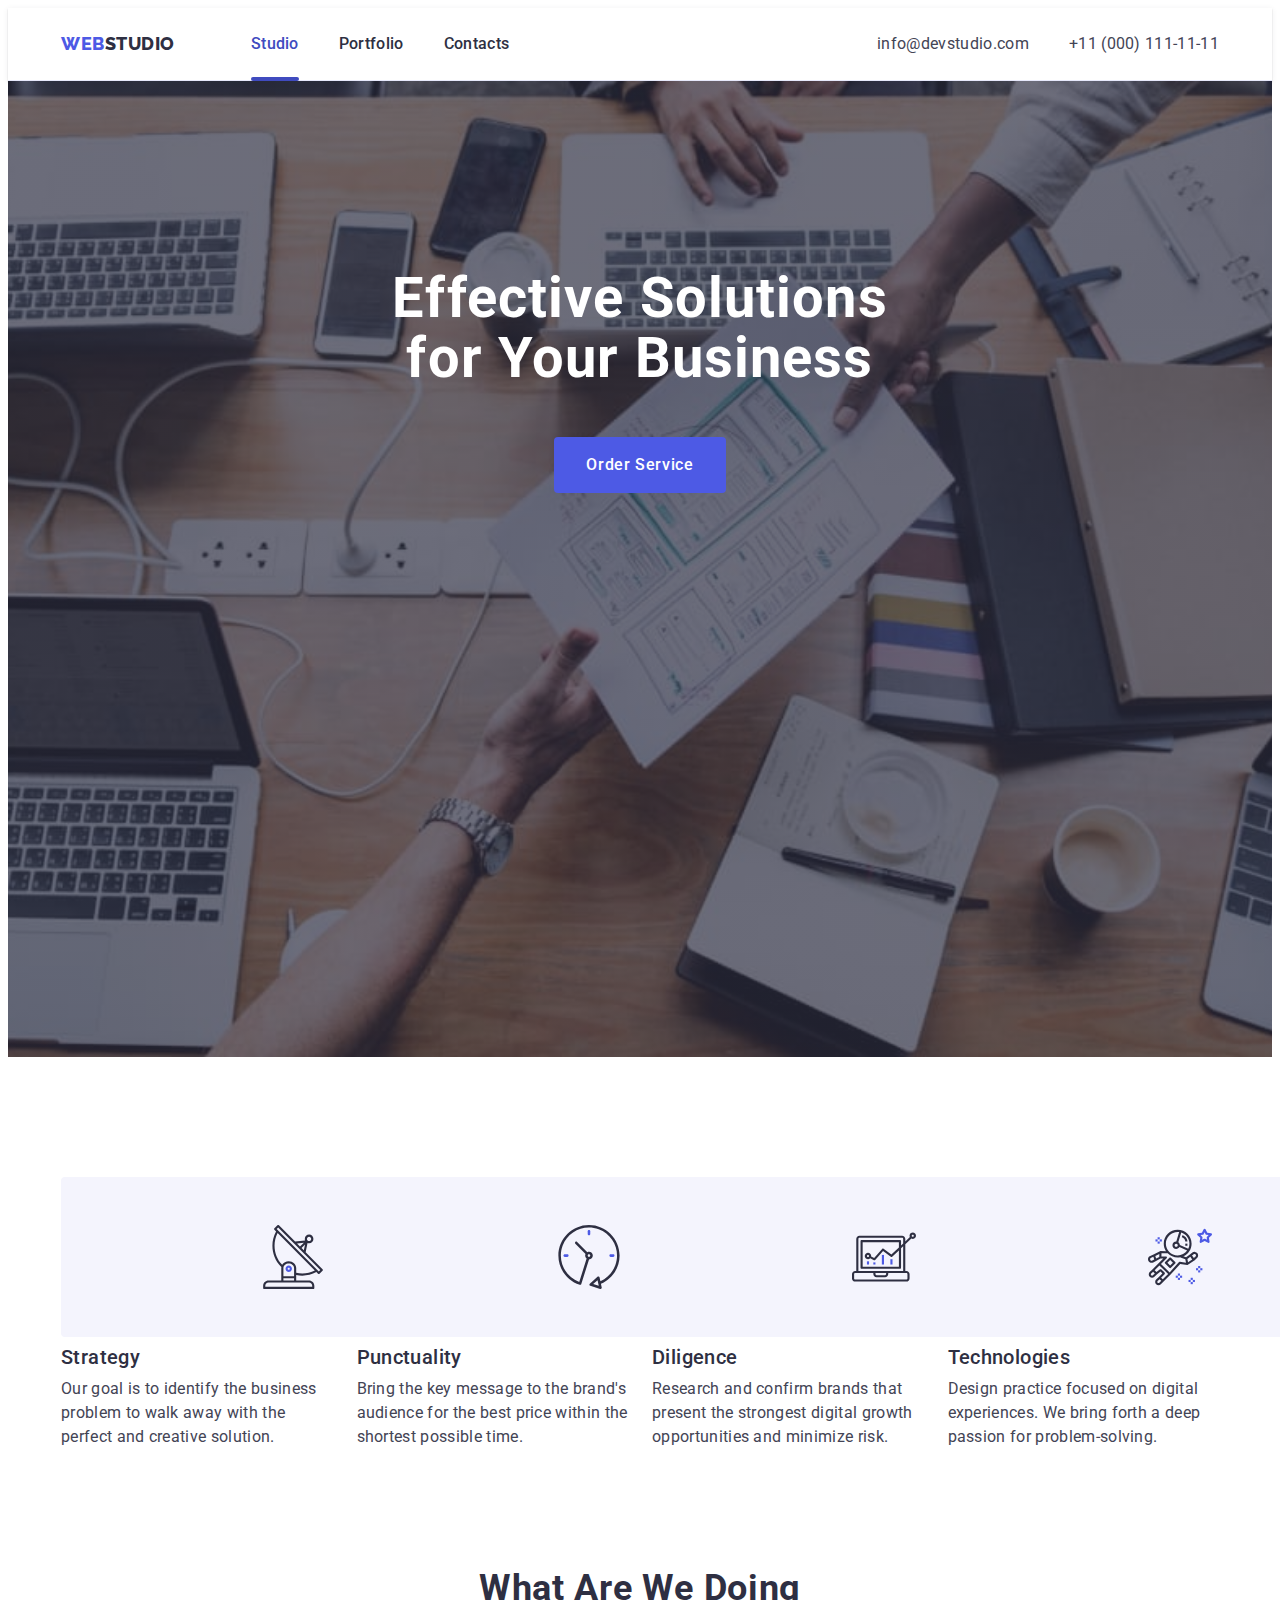
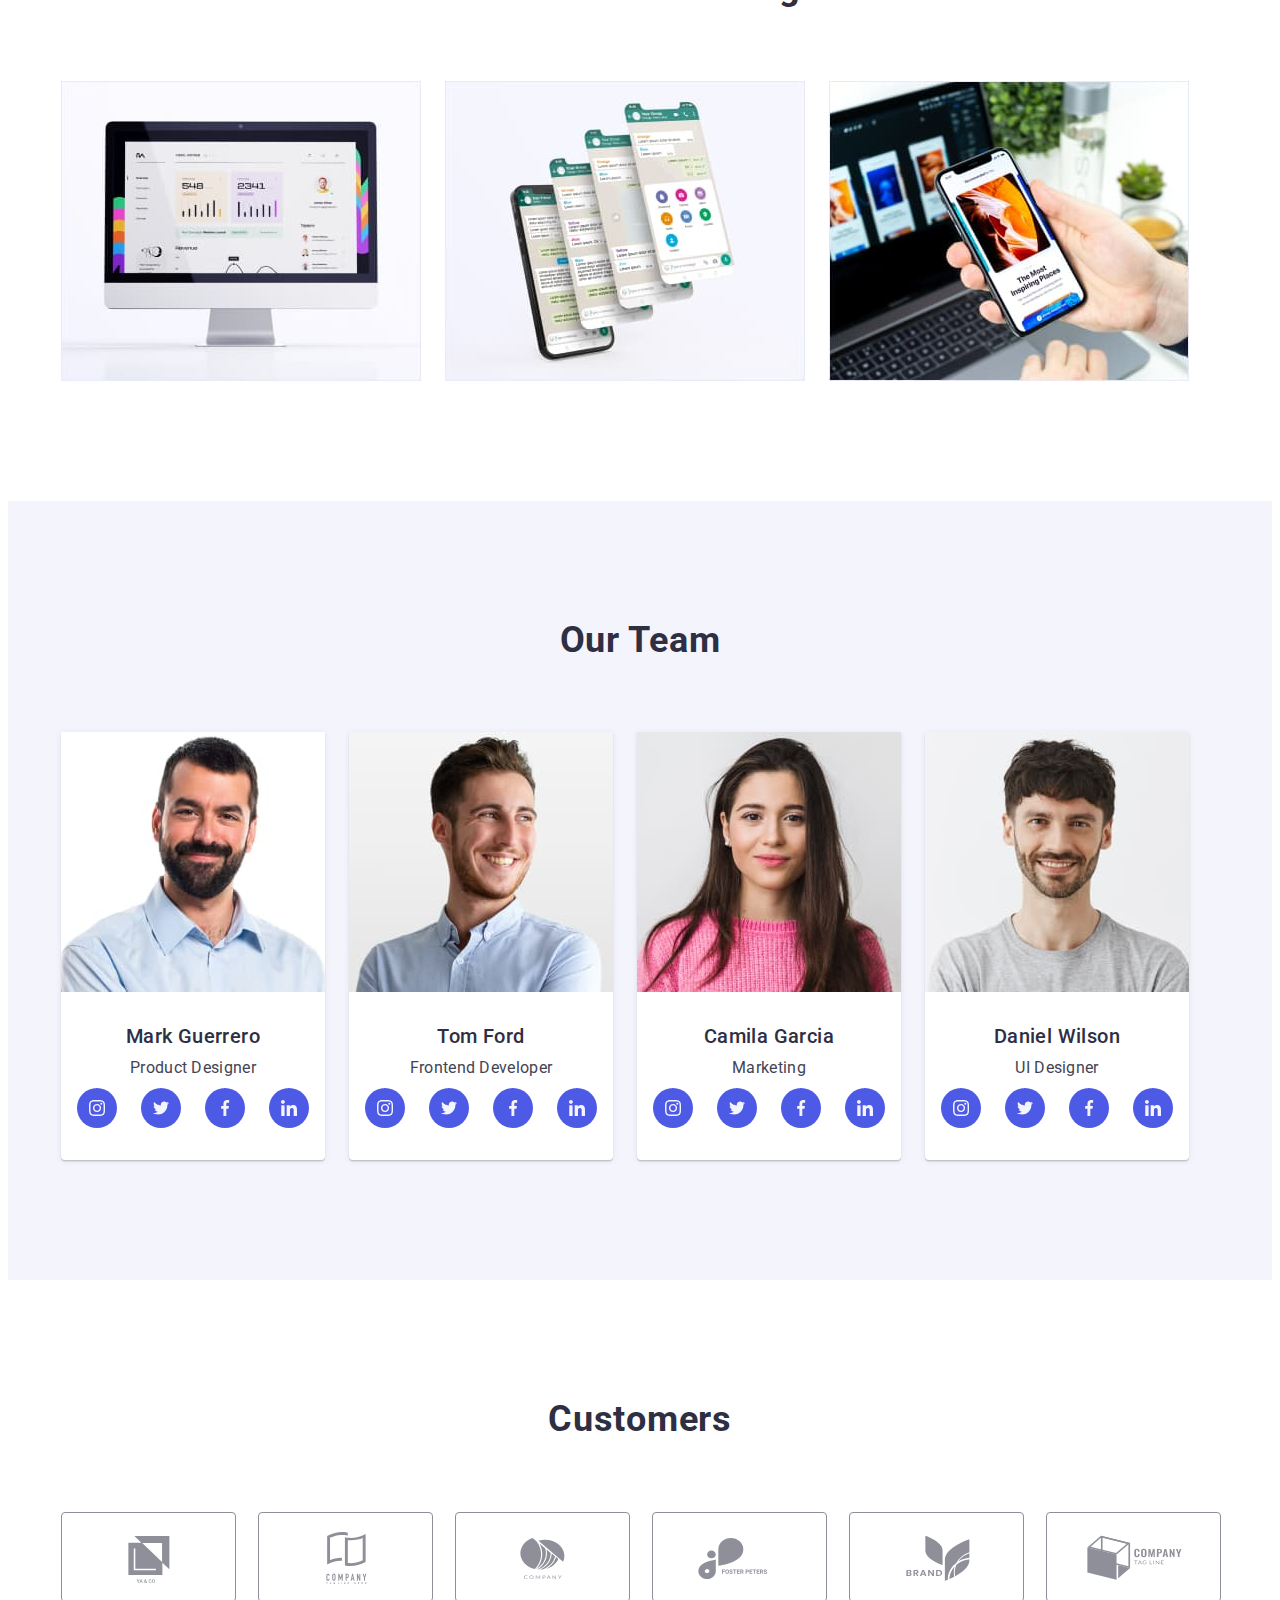
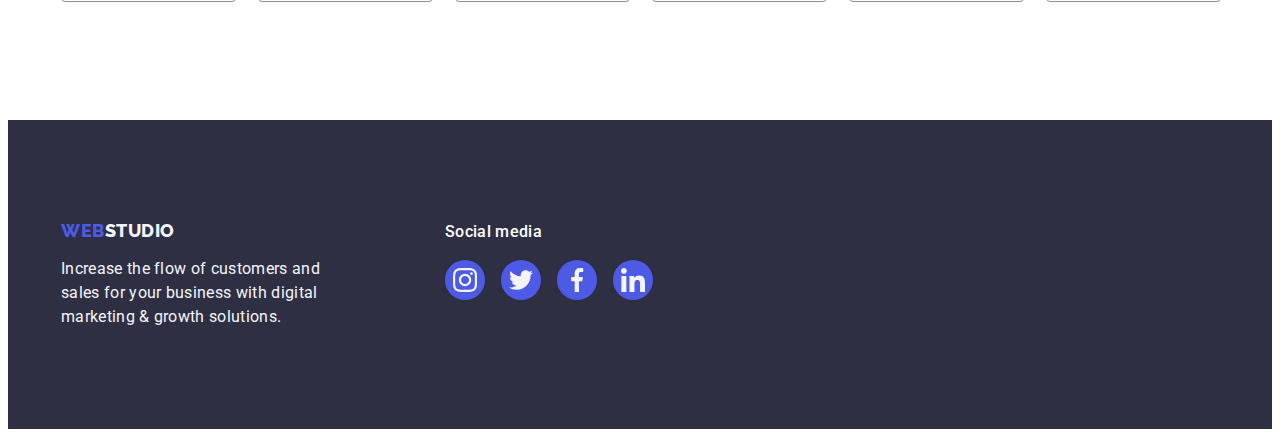
<file: index.html>
<!DOCTYPE html>
<html lang="en">

<head>
  <meta charset="UTF-8" />
  <meta http-equiv="X-UA-Compatible" content="IE=edge" />
  <meta name="viewport" content="width=device-width, initial-scale=1.0" />
  <title>Document</title>
  <link rel="preconnect" href="https://fonts.googleapis.com">
  <link rel="preconnect" href="https://fonts.gstatic.com" crossorigin>
  <link href="https://fonts.googleapis.com/css2?family=Raleway:wght@800&family=Roboto:wght@400;500;700;900&display=swap"
    rel="stylesheet">
  <link rel="stylesheet" href="https://cdnjs.cloudflare.com/ajax/libs/modern-normalize/1.1.0/modern-normalize.min.css"
    integrity="sha512-wpPYUAdjBVSE4KJnH1VR1HeZfpl1ub8YT/NKx4PuQ5NmX2tKuGu6U/JRp5y+Y8XG2tV+wKQpNHVUX03MfMFn9Q=="
    crossorigin="anonymous" referrerpolicy="no-referrer" />
  <link rel="stylesheet" href="./css/styles.css" />
</head>

<body>
  <!-- Header -->
  <header class="header">
    <div class="container main-nav">
      <nav class="nav">
        <a href="./index.html" class="logo link">Web<span class="studio">Studio</span>
        </a>
        <ul class="site-nav list">
          <li class=""><a href="./index.html" class="nav-link link current">Studio</a></li>
          <li class=""><a href="./portfolio.html" class="nav-link link">Portfolio</a></li>
          <li class=""><a href="" class="nav-link link">Contacts</a></li>
        </ul>
      </nav>

      <address class="address">
        <ul class="auth-nav list">
          <li class="item">
            <a href="mailto:info@devstudio.com" class="info link">info@devstudio.com</a>
          </li>
          <li class="item">
            <a href="tel:+110001111111" class="info link">+11 (000) 111-11-11</a>
          </li>
        </ul>
      </address>
    </div>
  </header>

  <main>
    <!-- Hero Section One-->
    <section class="hero">
      <div class="container">
        <h1 class="hero-title">Effective Solutions for Your Business</h1>
        <button type="button" class="hero-button" data-modal-open>Order Service</button>
      </div>
    </section>

    <!-- Who We Are Section Two-->
    <section class="section one">
      <div class="container">
        <h2 class="section-one visually-hidden">Who We Are</h2>
        <ul class="list container-list">
          <li class="statement-item strategy">
            <div class="section-one-item">
              <svg class="section-one-logo" width="64" height="64">
              <use href="./images/icon.svg#icon-antenna"></use>
            </svg>
          </div>
            <h3 class="statement">Strategy</h3>
            <p class="statement-description">
              Our goal is to identify the business problem to walk away with the
              perfect and creative solution.
            </p>
          </li>
          <li class="statement-item punctuality">
            <div class="section-one-item">
              <svg class="section-one-logo" width="64" height="64">
                <use href="./images/icon.svg#icon-clock"></use>
              </svg>
            </div>
            <h3 class="statement">Punctuality</h3>
            <p class="statement-description">
              Bring the key message to the brand's audience for the best price
              within the shortest possible time.
            </p>
          </li>
          <li class="statement-item diligence">
            <div class="section-one-item">
              <svg class="section-one-logo" width="64" height="64">
                <use href="./images/icon.svg#icon-diagram"></use>
              </svg>
            </div>
            <h3 class="statement">Diligence</h3>
            <p class="statement-description">
              Research and confirm brands that present the strongest digital
              growth opportunities and minimize risk.
            </p>
          </li>
          <li class="statement-item technologies">
            <div class="section-one-item">
              <svg class="section-one-logo" width="64" height="64">
                <use href="./images/icon.svg#icon-astronaut"></use>
              </svg>
            </div>
            <h3 class="statement">Technologies</h3>
            <p class="statement-description">
              Design practice focused on digital experiences. We bring forth a
              deep passion for problem-solving.
            </p>
          </li>
        </ul>
      </div>
    </section>

    <!-- What Are We Doing Section Three-->
    <section class="section">
      <div class="container">
        <h2 class="section-title">What are we doing</h2>
        <ul class="list container-list">
          <li class="item">
            <img src="./images/studio/desktop.jpg" alt="desktop" width="360" />
          </li>
          <li class="item">
            <img src="./images/studio/phoneapps.jpg" alt="smartphone" width="360" />
          </li>
          <li class="item">
            <img src="./images/studio/desktopandphone.jpg" alt="both combined" width="360" />
          </li>
        </ul>
      </div>
    </section>

    <!-- Our Team Section Four-->

    <section class="section our-team">
      <div class="container">
        <h2 class="section-title our-team">Our Team</h2>
        <ul class="list container-list">
          <li class="team">
            <img class="staff-photo" src="./images/studio/mg.jpg" alt="Mark Guerrero photo" width="264" />
            <div class="staff-name-role">
              <h3 class="staff-name">Mark Guerrero</h3>
              <p class="staff-role">Product Designer</p>
              <ul class="social">
                <li class="social-item list">
                  <a class="social-link link" href="https://instagram.com" target="blank" rel="noopener no-referrer" aria-label="Instagram link">
                    <svg class="social-icon" width="16" height="16">
                      <use href="./images/icon.svg#icon-instagram"></use>
                    </svg>
                  </a>
                </li>
                <li class="social-item list">
                  <a class="social-link link" href="https://twitter.com" target="blank" rel="noopener no-referrer" aria-label="Twitter link">
                    <svg class="social-icon" width="16" height="16">
                      <use href="./images/icon.svg#icon-twitter"></use>
                    </svg>
                  </a>
                </li>
                <li class="social-item list">
                  <a class="social-link link" href="https://facebook.com" target="blank" rel="noopener no-referrer" aria-label="facebook link">
                    <svg class="social-icon" width="16" height="16">
                      <use href="./images/icon.svg#icon-facebook"></use>
                    </svg>
                  </a>
                </li>
                <li class="social-item list">
                  <a class="social-link link" href="https://linkedin.com" target="blank" rel="noopener no-referrer" aria-label="linkdin link">
                    <svg class="social-icon" width="16" height="16">
                      <use href="./images/icon.svg#icon-linkedin"></use>
                    </svg>
                  </a>
                </li>
              </ul>
            </div>
          </li>
          <li class="team">
            <img class="staff-photo" src="./images/studio/tf.jpg" alt="Tom Ford photo" width="264" />
            <div class="staff-name-role">
              <h3 class="staff-name">Tom Ford</h3>
              <p class="staff-role">Frontend Developer</p>
              <ul class="social">
                <li class="social-item list">
                  <a class="social-link link" href="https://instagram.com" target="blank" rel="noopener no-referrer"
                    aria-label="Instagram link">
                    <svg class="social-icon" width="16" height="16">
                      <use href="./images/icon.svg#icon-instagram"></use>
                    </svg>
                  </a>
                </li>
                <li class="social-item list">
                  <a class="social-link link" href="https://twitter.com" target="blank" rel="noopener no-referrer"
                    aria-label="Twitter link">
                    <svg class="social-icon" width="16" height="16">
                      <use href="./images/icon.svg#icon-twitter"></use>
                    </svg>
                  </a>
                </li>
                <li class="social-item list">
                  <a class="social-link link" href="https://facebook.com" target="blank" rel="noopener no-referrer"
                    aria-label="facebook link">
                    <svg class="social-icon" width="16" height="16">
                      <use href="./images/icon.svg#icon-facebook"></use>
                    </svg>
                  </a>
                </li>
                <li class="social-item list">
                  <a class="social-link link" href="https://linkedin.com" target="blank" rel="noopener no-referrer"
                    aria-label="linkdin link">
                    <svg class="social-icon" width="16" height="16">
                      <use href="./images/icon.svg#icon-linkedin"></use>
                    </svg>
                  </a>
                </li>
              </ul>
            </div>
          </li>
          <li class="team">
            <img class="staff-photo" src="./images/studio/cg.jpg" alt="Camila Garcia photo" width="264" />
            <div class="staff-name-role">
              <h3 class="staff-name">Camila Garcia</h3>
              <p class="staff-role">Marketing</p>
              <ul class="social">
                <li class="social-item list">
                  <a class="social-link link" href="https://instagram.com" target="blank" rel="noopener no-referrer"
                    aria-label="Instagram link">
                    <svg class="social-icon" width="16" height="16">
                      <use href="./images/icon.svg#icon-instagram"></use>
                    </svg>
                  </a>
                </li>
                <li class="social-item list">
                  <a class="social-link link" href="https://twitter.com" target="blank" rel="noopener no-referrer"
                    aria-label="Twitter link">
                    <svg class="social-icon" width="16" height="16">
                      <use href="./images/icon.svg#icon-twitter"></use>
                    </svg>
                  </a>
                </li>
                <li class="social-item list">
                  <a class="social-link link" href="https://facebook.com" target="blank" rel="noopener no-referrer"
                    aria-label="facebook link">
                    <svg class="social-icon" width="16" height="16">
                      <use href="./images/icon.svg#icon-facebook"></use>
                    </svg>
                  </a>
                </li>
                <li class="social-item list">
                  <a class="social-link link" href="https://linkedin.com" target="blank" rel="noopener no-referrer"
                    aria-label="linkdin link">
                    <svg class="social-icon" width="16" height="16">
                      <use href="./images/icon.svg#icon-linkedin"></use>
                    </svg>
                  </a>
                </li>
              </ul>
            </div>
          </li>
          <li class="team">
            <img class="staff-photo" src="./images/studio/dw.jpg" alt="Daniel Wilson photo" width="264" />
            <div class="staff-name-role">
              <h3 class="staff-name">Daniel Wilson</h3>
              <p class="staff-role">UI Designer</p>
              <ul class="social">
                <li class="social-item list">
                  <a class="social-link link" href="https://instagram.com" target="blank" rel="noopener no-referrer"
                    aria-label="Instagram link">
                    <svg class="social-icon" width="16" height="16">
                      <use href="./images/icon.svg#icon-instagram"></use>
                    </svg>
                  </a>
                </li>
                <li class="social-item list">
                  <a class="social-link link" href="https://twitter.com" target="blank" rel="noopener no-referrer"
                    aria-label="Twitter link">
                    <svg class="social-icon" width="16" height="16">
                      <use href="./images/icon.svg#icon-twitter"></use>
                    </svg>
                  </a>
                </li>
                <li class="social-item list">
                  <a class="social-link link" href="https://facebook.com" target="blank" rel="noopener no-referrer"
                    aria-label="facebook link">
                    <svg class="social-icon" width="16" height="16">
                      <use href="./images/icon.svg#icon-facebook"></use>
                    </svg>
                  </a>
                </li>
                <li class="social-item list">
                  <a class="social-link link" href="https://linkedin.com" target="blank" rel="noopener no-referrer"
                    aria-label="linkdin link">
                    <svg class="social-icon" width="16" height="16">
                      <use href="./images/icon.svg#icon-linkedin"></use>
                    </svg>
                  </a>
                </li>
              </ul>
            </div>
          </li>
        </ul>
      </div>
    </section>

    <!-- Customers Section Five-->

  <section class="section one">
    <div class="container">
      <h2 class="section-title customers">Customers</h2>
        <ul class="list container-list">
          <li class="link customers-list">
            <a class="customers-link" href="" target="blank" rel="noopener no-referrer" aria-label="">
              <svg class="customers-logo" width="104" height="56">
                <use href="./images/icon.svg#icon-Logo-1"></use>
              </svg>
            </a>
          </li>
          <li class="link customers-list">
            <a class="customers-link" href="" target="blank" rel="noopener no-referrer" aria-label="">
              <svg class="customers-logo" width="104" height="56">
                <use href="./images/icon.svg#icon-Logo-2"></use>
              </svg>
            </a>
          </li>
          <li class="link customers-list">
            <a class="customers-link" href="" target="blank" rel="noopener no-referrer" aria-label="">
              <svg class="customers-logo" width="104" height="56">
                <use href="./images/icon.svg#icon-Logo-3"></use>
              </svg>
            </a>
          </li>
          <li class="link customers-list">
            <a class="customers-link" href="" target="blank" rel="noopener no-referrer" aria-label="">
              <svg class="customers-logo" width="104" height="56">
                <use href="./images/icon.svg#icon-Logo-4"></use>
              </svg>
            </a>
          </li>
          <li class="link customers-list">
            <a class="customers-link" href="" target="blank" rel="noopener no-referrer" aria-label="">
              <svg class="customers-logo" width="104" height="56">
                <use href="./images/icon.svg#icon-Logo-5"></use>
              </svg>
            </a>
          </li>
          <li class="link customers-list">
            <a class="customers-link" href="" target="blank" rel="noopener no-referrer" aria-label="">
              <svg class="customers-logo" width="104" height="56">
                <use href="./images/icon.svg#icon-Logo-6"></use>
              </svg>
            </a>
          </li>
        </ul>
      </div>
  </section>


  </main>

  <!-- Footer -->

  <footer class="footer link">
    <div class="container footer-block">
      <div class="footer-logo-block">
        <a href="./index.html" class="footer-logo link">Web<span class="footer-studio">Studio</span>
      </a>
      <p class="footer-text">
        Increase the flow of customers and sales for your business with digital
        marketing & growth solutions.
      </p>
      </div>
      <div class="social-media">
      <p class="sm-title">Social media</p>
      <ul class="social media-list">
        <li class="social-item list">
          <a class="social-link link" href="https://instagram.com" target="blank" rel="noopener no-referrer"
            aria-label="Instagram link">
            <svg class="social-icon" width="24" height="24">
              <use href="./images/icon.svg#icon-instagram"></use>
            </svg>
          </a>
        </li>
        <li class="social-item list">
          <a class="social-link link" href="https://twitter.com" target="blank" rel="noopener no-referrer"
            aria-label="Twitter link">
            <svg class="social-icon" width="24" height="24">
              <use href="./images/icon.svg#icon-twitter"></use>
            </svg>
          </a>
        </li>
        <li class="social-item list">
          <a class="social-link link" href="https://facebook.com" target="blank" rel="noopener no-referrer"
            aria-label="facebook link">
            <svg class="social-icon" width="24" height="24">
              <use href="./images/icon.svg#icon-facebook"></use>
            </svg>
          </a>
        </li>
        <li class="social-item list">
          <a class="social-link link" href="https://linkedin.com" target="blank" rel="noopener no-referrer"
            aria-label="linkdin link">
            <svg class="social-icon" width="24" height="24">
              <use href="./images/icon.svg#icon-linkedin"></use>
            </svg>
          </a>
        </li>
      </ul>
      </div>
    </div>
  </footer>

<!-- Modal window -->

<div class="backdrop is-hidden" data-modal>
  <div class="modal">
    <button class="modal-btn" type="button" data-modal-close>
      <svg class="modal-icon" width="8" height="8">
        <use href="./images/icon.svg#icon-modal-close"></use>
      </svg>
    </button>
  </div>
</div>


<script src="./js/modal.js"></script>
</body>

</html>
</file>
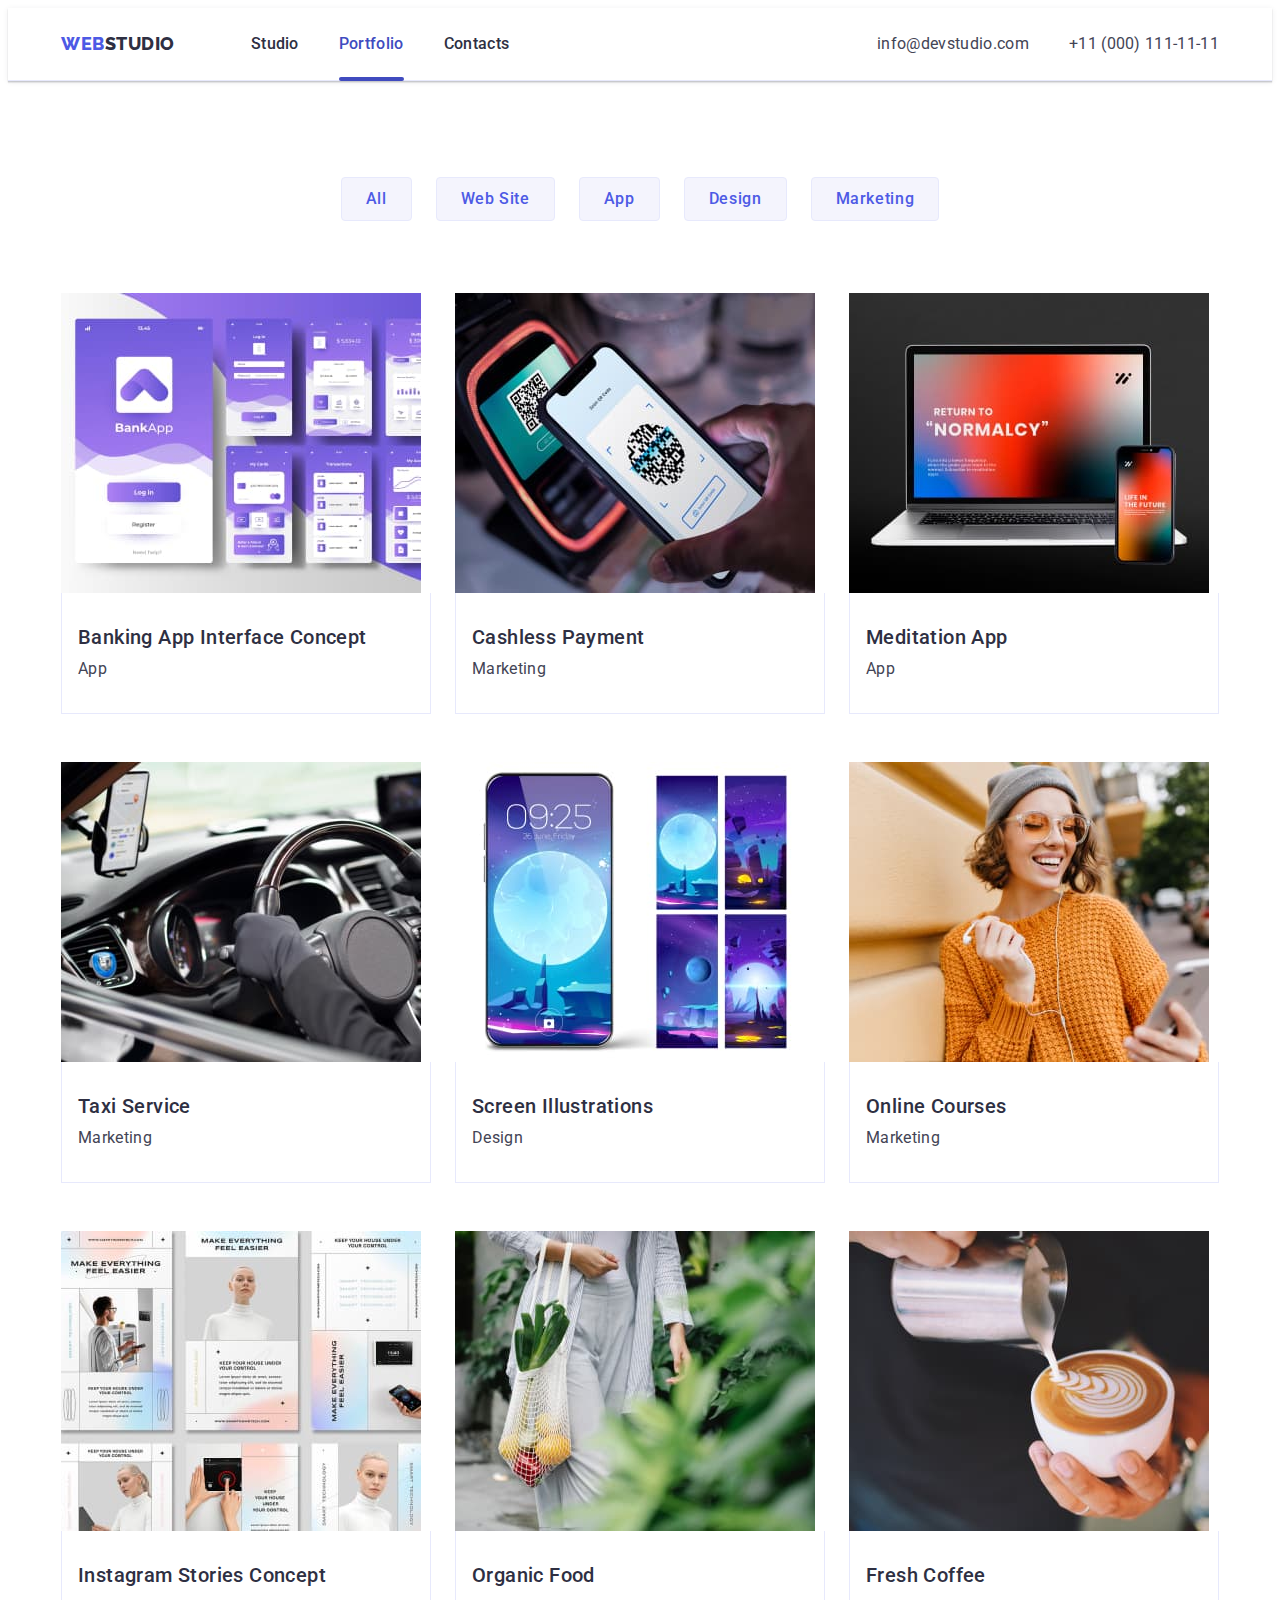
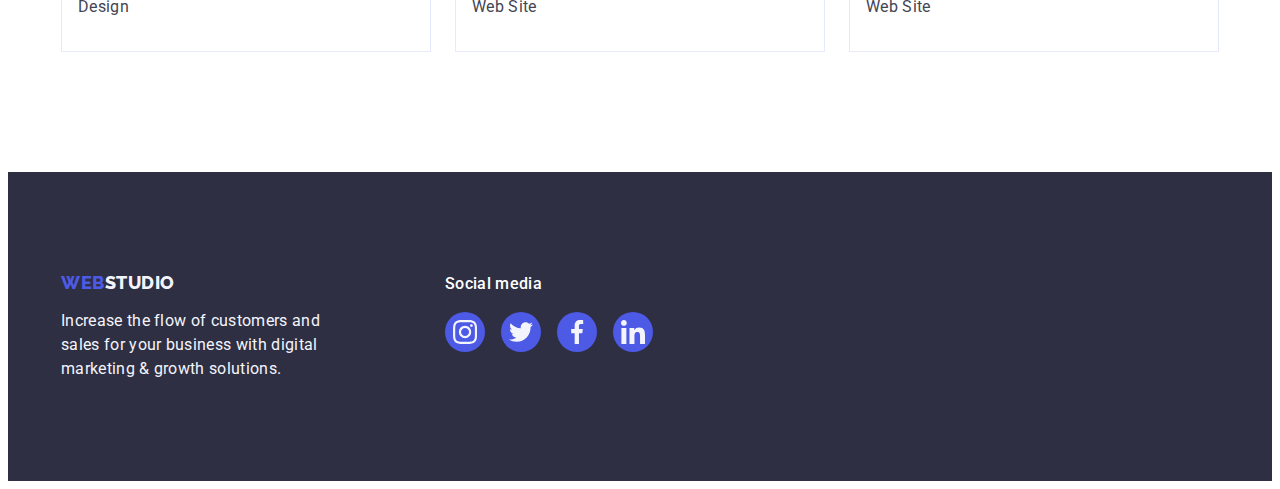
<file: portfolio.html>
<!DOCTYPE html>
<html lang="en">

<head>
  <meta charset="UTF-8" />
  <meta http-equiv="X-UA-Compatible" content="IE=edge" />
  <meta name="viewport" content="width=device-width, initial-scale=1.0" />
  <title>Document</title>
  <link rel="preconnect" href="https://fonts.googleapis.com">
  <link rel="preconnect" href="https://fonts.gstatic.com" crossorigin>
  <link href="https://fonts.googleapis.com/css2?family=Raleway:wght@800&family=Roboto:wght@400;500;700;900&display=swap"
    rel="stylesheet">
  <link rel="stylesheet" href="https://cdnjs.cloudflare.com/ajax/libs/modern-normalize/1.1.0/modern-normalize.min.css"
    integrity="sha512-wpPYUAdjBVSE4KJnH1VR1HeZfpl1ub8YT/NKx4PuQ5NmX2tKuGu6U/JRp5y+Y8XG2tV+wKQpNHVUX03MfMFn9Q=="
    crossorigin="anonymous" referrerpolicy="no-referrer" />
  <link rel="stylesheet" href="./css/styles.css" />
</head>

<body class="page">
  <!-- Header -->
  <header class="header">
    <div class="container main-nav">
      <nav class="nav">
        <a href="./index.html" class="logo link">Web<span class="studio">Studio</span></a>
        <ul class="site-nav list">
          <li class="item"><a href="./index.html" class="nav-link link">Studio</a></li>
          <li class="item"><a href="./portfolio.html" class="nav-link link current">Portfolio</a></li>
          <li class="item"><a href="" class="nav-link link">Contacts</a></li>
        </ul>
      </nav>

      <address class="address">
        <ul class="auth-nav list">
          <li class="item">
            <a href="mailto:info@devstudio.com" class="info link">info@devstudio.com</a>
          </li>
          <li class="item">
            <a href="tel:+110001111111" class="info link">+11 (000) 111-11-11</a>
          </li>
        </ul>
      </address>
    </div>
  </header>
  <main>
    <!-- Navigation buttons -->
    <section class="portfolio-main">
      <div class="container">
        <h1 class="visually-hidden">Our Projects</h1>
        <ul class="filter list">
          <li class="item">
            <button type="button" class="filter-button">All</button>
          </li>
          <li class="item">
            <button type="button" class="filter-button">Web Site</button>
          </li>
          <li class="item">
            <button type="button" class="filter-button">App</button>
          </li>
          <li class="item">
            <button type="button" class="filter-button">Design</button>
          </li>
          <li class="item">
            <button type="button" class="filter-button">Marketing</button>
          </li>
        </ul>


        <!-- Portfolio List -->
        <ul class="portfolio list">
          <li class="portfolio-card list">
            <a href="" class="link">
              <div class="card-top">
              <img class="card-img" src="./images/portfolio/img-8.jpg" alt="Banking App" width="360" />
              <div class="overlay">  
              <p class="overlay-text">14 Stylish and User-Friendly App Design Concepts · Task Manager App · Calorie Tracker App · Exotic Fruit Ecommerce App ·
                Cloud Storage App</p>
              </div>
              </div>
              <div class="project-card-description">
                <h2 class="portfolio-type">Banking App Interface Concept</h2>
                <p class="portfolio-platform">App</p>
              </div>
            </a>
          </li>
          <li class="portfolio-card list">
            <a href="" class="link">
              <div class="card-top">
              <img class="card-img" src="./images/portfolio/img-7.jpg" alt="Cashless Payment" width="360" />
              <div class="overlay">
                <p class="overlay-text">14 Stylish and User-Friendly App Design Concepts · Task Manager App · Calorie Tracker App ·
                  Exotic Fruit Ecommerce App ·
                  Cloud Storage App</p>
              </div>
              </div>
              <div class="project-card-description">
                <h2 class="portfolio-type">Cashless Payment</h2>
                <p class="portfolio-platform">Marketing</p>
              </div>
            </a>
          </li>
          <li class="portfolio-card list">
            <a href="" class="link">
              <div class="card-top">
              <img class="card-img" src="./images/portfolio/img-6.jpg" alt="Meditation App" width="360" />
              <div class="overlay">
                <p class="overlay-text">14 Stylish and User-Friendly App Design Concepts · Task Manager App · Calorie Tracker App ·
                  Exotic Fruit Ecommerce App ·
                  Cloud Storage App</p>
              </div>
              </div>
              <div class="project-card-description">
                <h2 class="portfolio-type">Meditation App</h2>
                <p class="portfolio-platform">App</p>
              </div>
            </a>
          </li>
          <li class="portfolio-card list">
            <a href="" class="link">
              <div class="card-top">
              <img class="card-img" src="./images/portfolio/img-5.jpg" alt="Taxi Service" width="360" />
              <div class="overlay">
                <p class="overlay-text">14 Stylish and User-Friendly App Design Concepts · Task Manager App · Calorie Tracker App ·
                  Exotic Fruit Ecommerce App ·
                  Cloud Storage App</p>
              </div>
              </div>
              <div class="project-card-description">
                <h2 class="portfolio-type">Taxi Service</h2>
                <p class="portfolio-platform">Marketing</p>
              </div>
            </a>
          </li>
          <li class="portfolio-card list">
            <a href="" class="link">
              <div class="card-top">
              <img class="card-img" src="./images/portfolio/img-4.jpg" alt="Screen Illustrations" width="360" />
              <div class="overlay">
                <p class="overlay-text">14 Stylish and User-Friendly App Design Concepts · Task Manager App · Calorie Tracker App ·
                  Exotic Fruit Ecommerce App ·
                  Cloud Storage App</p>
              </div>
              </div>
              <div class="project-card-description">
                <h2 class="portfolio-type">Screen Illustrations</h2>
                <p class="portfolio-platform">Design</p>
              </div>
            </a>
          </li>
          <li class="portfolio-card list">
            <a href="" class="link">
              <div class="card-top">
              <img class="card-img" src="./images/portfolio/img-3.jpg" alt="Online Courses" width="360" />
              <div class="overlay">
                <p class="overlay-text">14 Stylish and User-Friendly App Design Concepts · Task Manager App · Calorie Tracker App ·
                  Exotic Fruit Ecommerce App ·
                  Cloud Storage App</p>
              </div>
              </div>
              <div class="project-card-description">
                <h2 class="portfolio-type">Online Courses</h2>
                <p class="portfolio-platform">Marketing</p>
              </div>
            </a>
          </li>
          <li class="portfolio-card list">
            <a href="" class="link">
              <div class="card-top">
              <img class="card-img" src="./images/portfolio/img-2.jpg" alt="Instagram Stories Concept" width="360" />
              <div class="overlay">
                <p class="overlay-text">14 Stylish and User-Friendly App Design Concepts · Task Manager App · Calorie Tracker App ·
                  Exotic Fruit Ecommerce App ·
                  Cloud Storage App</p>
              </div>
              </div>
              <div class="project-card-description">
                <h2 class="portfolio-type">Instagram Stories Concept</h2>
                <p class="portfolio-platform">Design</p>
              </div>
            </a>
          </li>
          <li class="portfolio-card list">
            <a href="" class="link">
              <div class="card-top">
              <img class="card-img" src="./images/portfolio/img-1.jpg" alt="Organic Food" width="360" />
              <div class="overlay">
                <p class="overlay-text">14 Stylish and User-Friendly App Design Concepts · Task Manager App · Calorie Tracker App ·
                  Exotic Fruit Ecommerce App ·
                  Cloud Storage App</p>
              </div>
              </div>
              <div class="project-card-description">
                <h2 class="portfolio-type">Organic Food</h2>
                <p class="portfolio-platform">Web Site</p>
              </div>
            </a>
          </li>
          <li class="portfolio-card list">
            <a href="" class="link">
              <div class="card-top">
              <img class="card-img" src="./images/portfolio/img.jpg" alt="Fresh Coffee" width="360" />
              <div class="overlay">
                <p class="overlay-text">14 Stylish and User-Friendly App Design Concepts · Task Manager App · Calorie Tracker App ·
                  Exotic Fruit Ecommerce App ·
                  Cloud Storage App</p>
              </div>
              </div>
              <div class="project-card-description">
                <h2 class="portfolio-type">Fresh Coffee</h2>
                <p class="portfolio-platform">Web Site</p>
              </div>
            </a>
          </li>
        </ul>
      </div>
    </section>
  </main>

  <!-- Footer -->

<footer class="footer link">
  <div class="container footer-block">
    <div class="footer-logo-block">
      <a href="./index.html" class="footer-logo link">Web<span class="footer-studio">Studio</span>
      </a>
      <p class="footer-text">
        Increase the flow of customers and sales for your business with digital
        marketing & growth solutions.
      </p>
    </div>
    <div class="social-media">
      <p class="sm-title">Social media</p>
      <ul class="social media-list">
        <li class="social-item list">
          <a class="social-link link" href="https://instagram.com" target="blank" rel="noopener no-referrer"
            aria-label="Instagram link">
            <svg class="social-icon" width="24" height="24">
              <use href="./images/icon.svg#icon-instagram"></use>
            </svg>
          </a>
        </li>
        <li class="social-item list">
          <a class="social-link link" href="https://twitter.com" target="blank" rel="noopener no-referrer"
            aria-label="Twitter link">
            <svg class="social-icon" width="24" height="24">
              <use href="./images/icon.svg#icon-twitter"></use>
            </svg>
          </a>
        </li>
        <li class="social-item list">
          <a class="social-link link" href="https://facebook.com" target="blank" rel="noopener no-referrer"
            aria-label="facebook link">
            <svg class="social-icon" width="24" height="24">
              <use href="./images/icon.svg#icon-facebook"></use>
            </svg>
          </a>
        </li>
        <li class="social-item list">
          <a class="social-link link" href="https://linkedin.com" target="blank" rel="noopener no-referrer"
            aria-label="linkdin link">
            <svg class="social-icon" width="24" height="24">
              <use href="./images/icon.svg#icon-linkedin"></use>
            </svg>
          </a>
        </li>
      </ul>
    </div>
  </div>
</footer>
</body>

</html>
</file>
<file: css/styles.css>
:root {
  --primary-brand: #4d5ae5;
  --pressed-state: #404bbf;
  --dark: #2e2f42;
  --success: #31d0aa;
  --text: #434455;
  --subtle-text: #8e8f99;
  --accent: #e7e9fc;
  --light: #f4f4fd;
  --modal-overlay: #2e2f42;
  --hero-background: #2e2f42;
  --white-background: #ffffff;
  --modal-background: #fcfcfc;
  --box-shadow: rgba(0, 0, 0, 0.15);
  --header-btm-border: #e7e9fc;
  --portfolio-bottons: #e7e9fc;
  --footer-social: #31d0aa;
  --customers-icon: #afb1b8;
  --modal-bgc: rgba(46, 47, 66, 0.4);
  --cubic: cubic-bezier(0.4, 0, 0.2, 1);
}

/* Reset Start */

.visually-hidden {
  position: absolute;
  width: 1px;
  height: 1px;
  margin: -1px;
  border: 0;
  padding: 0;
  clip: rect(0 0 0 0);
  overflow: hidden;
}

/* Body */

body {
  color: var(--text);
  background-color: var(--white-background);
  font-family: 'Roboto', sans-serif;
}

.container {
  margin-left: auto;
  margin-right: auto;
  width: 1158px;
  padding: 0 15px;
}

h1,
h2,
h3,
h4,
h5,
h6,
p,
ul {
  padding: 0;
  margin: 0;
}

.link {
  color: currentColor;
  text-decoration: none;
}

img {
  display: block;
}

.section-list,
.list {
  list-style: none;
  padding: 0;
  margin: 0;
}

button {
  font-family: inherit;
  color: currentColor;
  cursor: pointer;
}

/* Reset End */

/* Header */
.header {
  border-bottom: 1px solid var(--header-btm-border);
  box-shadow: 0px 2px 1px rgba(46, 47, 66, 0.08),
    0px 1px 1px rgba(46, 47, 66, 0.16), 0px 1px 6px rgba(46, 47, 66, 0.08);
}
.logo.link {
  /* Studio */

  color: var(--primary-brand);
  font-family: 'Raleway', sans-serif;
  font-style: normal;
  font-weight: 800;
  font-size: 18px;
  line-height: 1.17;
  letter-spacing: 0.03em;
  text-transform: uppercase;
  text-decoration: none;
}
.logo.link {
  text-decoration: none;
  padding: 24px 0;
}

.studio {
  color: var(--dark);
  font-family: 'Raleway', sans-serif;
  font-style: normal;
  font-weight: 800;
  font-size: 18px;
  line-height: 1.17;
}

/* Site nav */

.address {
  font-style: normal;
}

.nav-link {
  display: block;
  color: var(--dark);
  letter-spacing: 0.02em;
  line-height: 1.5;
  font-style: normal;
  font-weight: 500;
  font-size: 16px;
  position: relative;
  transition: color 250ms var(--cubic);
}

.nav-link::after {
  content: '';
  display: block;
  position: absolute;
  bottom: -1px;
  width: 100%;
  height: 4px;
  border-radius: 2px;
}

.nav-link.current::after {
  background-color: var(--pressed-state);
}

.current {
  color: var(--pressed-state);
}

.nav-link.link {
  padding: 24px 0;
}

.nav-link:hover,
.nav-link:focus {
  display: flex;
  color: var(--pressed-state);
}

.main-nav,
.nav {
  display: flex;
  align-items: center;
}

.logo.link {
  display: block;
  margin-right: 76px;
}

.address {
  margin-left: auto;
}

.site-nav {
  display: flex;
  gap: 40px;
}

.auth-nav {
  display: flex;
  gap: 40px;
}

.auth-nav.list .info.link {
  display: block;
  color: var(--text);
  font-style: normal;
  font-weight: 400;
  font-size: 16px;
  line-height: 1.5;
  letter-spacing: 0.02em;
  transition: color 250ms var(--cubic);
}

.auth-nav .info.link:hover,
.auth-nav .info.link:focus {
  color: var(--pressed-state);
  line-height: 1.5;
}

/* Hero */

.hero {
  background-image: linear-gradient(
      rgba(46, 47, 66, 0.7),
      rgba(46, 47, 66, 0.7)
    ),
    url(../images/studio/people-office.jpg);
  background-repeat: no-repeat;
  background-size: cover;
  background-position: center;
  max-width: 1440px;
  min-height: 600px;
  margin-left: auto;
  margin-right: auto;

  background-color: var(--hero-background);
  text-align: center;
  padding: 188px 0;
}

.hero-title {
  max-width: 496px;
  color: var(--white-background);
  font-style: normal;
  font-weight: 700;
  font-size: 56px;
  line-height: 1.07;
  letter-spacing: 0.02em;
  margin-bottom: 48px;
  margin-left: auto;
  margin-right: auto;
}

.hero-button,
.batton {
  display: block;
  min-width: 169px;
  height: 56px;
  border: none;
  background-color: var(--primary-brand);
  color: var(--white-background);
  cursor: pointer;
  font-family: 'Roboto', sans-serif;
  font-style: normal;
  font-weight: 500;
  font-size: 16px;
  line-height: 1.5;
  letter-spacing: 0.04em;
  box-shadow: var(--box-shadow);
  border-radius: 4px;
  text-align: center;
  margin-left: auto;
  margin-right: auto;
  padding: 16px 32px;
  transition: background-color 250ms var(--cubic);
}

.hero-button:hover,
.hero-button:focus {
  background-color: var(--pressed-state);
}

/* Sections */

.section {
  color: var(--dark);
  padding-bottom: 120px;
}

.section.one {
  padding-top: 120px;
}

.section-one {
  font-style: normal;
  font-weight: 700;
  font-size: 36px;
  line-height: 1.12;
  text-align: center;
  letter-spacing: 0.02em;
  text-transform: capitalize;
  color: var(--dark);
}

.section-title {
  font-style: normal;
  font-weight: 700;
  font-size: 36px;
  line-height: 1.1;
  text-align: center;
  letter-spacing: 0.02em;
  text-transform: capitalize;
  color: var(--dark);
  margin-bottom: 72px;
}

.container-list {
  display: flex;
  flex-wrap: wrap;
  gap: 24px;
}

.container-list .statement-item {
  width: calc((100% - 72px) / 4);
}

.section-one-item {
  display: flex;
  justify-content: center;
  align-items: center;
  background-color: var(--light);
  border-radius: 4px;
  width: 264px;
  height: 112px;
  padding: 24px 100px;
  margin-bottom: 8px;
}

/* .statement-item::before {
  content: "";
  display: flex;
  width: 264px;
  height: 112px;
  border-radius: 4px;
  background-image: url(../images/studio/originals/Rectangle.svg);
  background-color:#F4F4FD;
  background-size: cover;
  background-repeat: no-repeat;
  background-position: center;
}
.statement-item.strategy::before {
  background-image: url(../images/studio/originals/antenna.svg);
  background-position: center;
  background-size: 64px 64px;
  padding: 24px 100px;
}
.statement-item.punctuality::before {
  background-image: url(../images/studio/originals/clock.svg);
  background-position: center;
  background-size: 64px 64px;
  padding: 24px 100px;
}
.statement-item.diligence::before {
  background-image: url(../images/studio/originals/diagram.svg);
  background-position: center;
  background-size: 64px 64px;
  padding: 24px 100px;
}
.statement-item.technologies::before {
  background-image: url(../images/studio/originals/astronaut.svg);
  background-position: center;
  background-size: 64px 64px;
  padding: 24px 100px;
} */

.container-list .statement-item:nth-child(4n) {
  margin-right: 0;
}

.statement {
  color: var(--dark);
  font-style: normal;
  font-weight: 500;
  font-size: 20px;
  line-height: 1.2;
  letter-spacing: 0.02em;
  margin-bottom: 8px;
}

.statement-description {
  font-style: normal;
  font-weight: 400;
  font-size: 16px;
  line-height: 1.5;
  letter-spacing: 0.02em;
  color: var(--text);
  background-color: var(--white-background);
}

/* Our team section */

.section.our-team {
  padding-top: 120px;
  background-color: var(--light);
}

.staff-name {
  font-style: normal;
  font-weight: 500;
  font-size: 20px;
  line-height: 1.2;
  text-align: center;
  letter-spacing: 0.02em;
  background-color: var(--white-background);
  color: var(--dark);
  margin-bottom: 8px;
}

.staff-name-role {
  padding: 32px 0px;
  border-radius: 0px 0px 4px 4px;
}

.social {
  display: flex;
  justify-content: center;
  gap: 24px;
  margin-top: 8px;
}

.social-item {
  width: 40px;
  height: 40px;
}

.social-link {
  display: flex;
  align-items: center;
  justify-content: center;
  width: 100%;
  height: 100%;
  border-radius: 50%;
  background-color: var(--primary-brand);
  transition: background-color 250ms var(--cubic);
}

.social-link:hover,
.social-link:focus {
  background-color: var(--pressed-state);
  /* fill: var(--light); */
}
.social-icon {
  fill: var(--light);
  display: flex;
  align-items: center;
}

.staff-role,
.team {
  color: var(--text);
  background-color: var(--white-background);
  line-height: 1.5;
  letter-spacing: 0.02em;
  text-align: center;
}

.team {
  display: inline-block;
  width: 264px;
  box-shadow: 0px 1px 6px rgba(46, 47, 66, 0.08),
    0px 1px 1px rgba(46, 47, 66, 0.16), 0px 2px 1px rgba(46, 47, 66, 0.08);
  border-radius: 0px 0px 4px 4px;
}

/* Customers */

/* .row {
  display: flex;
  flex-wrap: wrap;
  margin-right: auto;
  margin-left: auto;
  max-width: 1128px;
  gap: 24px;
} */

.customers-link {
  display: flex;
  flex-wrap: wrap;
  justify-content: center;
  align-items: center;
  color: var(--subtle-text);
  border: 1px solid var(--subtle-text);
  border-radius: 4px;
  width: 100%;
  height: 100%;

  transition: color 250ms var(--cubic), border-color 250ms var(--cubic);
}

.customers-link:hover,
.customers-link:focus {
  border-color: var(--pressed-state);
  color: var(--pressed-state);
}

/* .customers-logo:hover,
.customers-logo:focus {
  fill: var(--pressed-state);
} */

.customers-logo {
  fill: currentColor;
}

.customers-list {
  width: calc((100% - 5 * 24px) / 6);
  height: 88px;
}

/* Portfolio Page */

.portfolio-main {
  padding: 96px 0 120px 0;
}

/* Navigation filter buttons */

.filter.list {
  margin-bottom: 72px;
  gap: 24px;
  margin-left: auto;
  margin-right: auto;
}

.filter.list,
.container .item {
  display: flex;
  flex-wrap: wrap;
  justify-content: center;
}

.filter-button {
  font-family: 'Roboto', sans-serif;
  font-style: normal;
  font-weight: 500;
  font-size: 16px;
  line-height: 1.1;
  letter-spacing: 0.04em;

  color: var(--primary-brand);
  background-color: var(--light);
  cursor: pointer;

  border: 1px solid var(--portfolio-bottons);
  border-radius: 4px;

  padding: 12px 24px;
  transition: background-color 250ms var(--cubic), color 250ms var(--cubic),
    box-shadow 250ms var(--cubic);
}

.filter-button:hover,
.filter-button:focus {
  background-color: var(--pressed-state);
  color: var(--white-background);
  border: 1px solid transparent;
  box-shadow: 0px 3px 1px rgba(0, 0, 0, 0.1), 0px 2px 1px rgba(0, 0, 0, 0.08),
    0px 2px 2px rgba(0, 0, 0, 0.12);
}

/* Portfolio Main */

.portfolio.list {
  display: flex;
  flex-wrap: wrap;
  margin-left: auto;
  margin-right: auto;
  justify-content: space-between;
  column-gap: 24px;
  row-gap: 48px;
}

.portfolio-card,
.list {
  text-decoration: none;
}

.portfolio .link {
  display: block;
  transition: box-shadow 250ms var(--cubic);
}

.portfolio .link:focus,
.portfolio .link:hover {
  box-shadow: 0px 1px 6px rgba(46, 47, 66, 0.08),
    0px 1px 1px rgba(46, 47, 66, 0.16), 0px 2px 1px rgba(46, 47, 66, 0.08);
}

.card-top {
  position: relative;
  overflow: hidden;
}

/* .card-img {
} */

.overlay {
  position: absolute;
  width: 100%;
  height: 100%;
  top: 0;
  left: 0;
  background-color: var(--primary-brand);
  color: var(--light);

  font-family: 'Roboto', sans-serif;
  font-style: normal;
  font-weight: 400;
  font-size: 16px;
  line-height: 1.5;
  letter-spacing: 0.02em;

  transform: translateY(100%);

  transition: transform 250ms var(--cubic);
}

.portfolio .link:focus .overlay,
.portfolio .link:hover .overlay {
  transform: translateY(0);
}

.overlay-text {
  position: absolute;
  text-align: left;
  margin: 40px 32px 164px 32px;
}

.portfolio-card.list {
  width: calc((100% - 48px) / 3);
}

.portfolio-type {
  font-style: normal;
  font-weight: 500;
  font-size: 20px;
  line-height: 1.2;
  letter-spacing: 0.02em;
  color: var(--dark);
  margin-bottom: 8px;
}

.portfolio-platform {
  font-size: 16px;
  line-height: 1.5;
  letter-spacing: 0.02em;
  color: var(--text);
}

.project-card-description {
  padding: 32px 16px;
  border: 1px solid var(--portfolio-bottons);
  border-top: none;
}

/* Footer */

.container-bottom {
  width: 1128px;
  display: flex;
  flex-wrap: wrap;
  margin-right: auto;
  margin-left: auto;
}

.footer,
.footer-text,
.footer-studio {
  background-color: var(--dark);
  color: var(--light);
}

.footer-block {
  display: flex;
  flex-wrap: wrap;
  align-items: baseline;
  gap: 120px;
}

.footer.link {
  display: flex;
  flex-wrap: wrap;
  padding: 100px 0;
}

.footer-text {
  max-width: 264px;
  line-height: 24px;
  letter-spacing: 0.02em;
}

.footer-logo.link {
  /* Studio */
  display: inline-block;
  color: var(--primary-brand);
  font-family: 'Raleway', sans-serif;
  font-style: normal;
  font-weight: 800;
  font-size: 18px;
  line-height: 1.17;
  letter-spacing: 0.03em;
  text-transform: uppercase;
  text-decoration: none;
  margin-bottom: 16px;
}

.container.footer-box {
  width: 264px;
  margin-left: 0;
}

.link {
  text-decoration: none;
}

.social.media-list {
  gap: 16px;
  margin-top: 0;
}
.social-item {
  transition: background-color 250ms var(--cubic);
}

.sm-title {
  font-family: 'Roboto', sans-serif;
  font-style: normal;
  font-weight: 500;
  font-size: 16px;
  line-height: 1.5;
  letter-spacing: 0.02em;
  color: var(--white-background);
  margin-bottom: 16px;
}

.footer .social-link:hover,
.footer .social-link:focus {
  background-color: var(--footer-social);
}

/* Modal styles */

.backdrop {
  position: fixed;
  top: 0;
  left: 0;
  right: 0;
  bottom: 0;
  background: var(--modal-bgc);
  transition: opacity 250ms var(--cubic), visibility 250ms var(--cubic);
}

.is-hidden {
  opacity: 0;
  visibility: hidden;
  pointer-events: none;
}

.modal {
  width: 408px;
  min-height: 576px;

  padding: 24px;
  position: absolute;
  top: 50%;
  left: 50%;
  transform: translate(-50%, -50%);

  background: var(--modal-background);
  box-shadow: 0px 1px 1px rgba(0, 0, 0, 0.14), 0px 1px 3px rgba(0, 0, 0, 0.12),
    0px 2px 1px rgba(0, 0, 0, 0.2);
  border-radius: 4px;
}

.modal-btn {
  position: absolute;
  right: 24px;
  top: 24px;
  padding: 0;
  width: 24px;
  height: 24px;

  border-radius: 50%;
  border: 1px solid rgba(0, 0, 0, 0.1);
  transition: fill 250ms var(--cubic), background-color 250ms var(--cubic);
}

.modal-icon {
  display: block;
  height: 8px;
  width: 8px;
  padding: 0;
  margin: 0 auto;
}

.modal-btn:hover,
.modal-btn:focus {
  fill: var(--white-background);
  background-color: var(--pressed-state);
}
</file>
